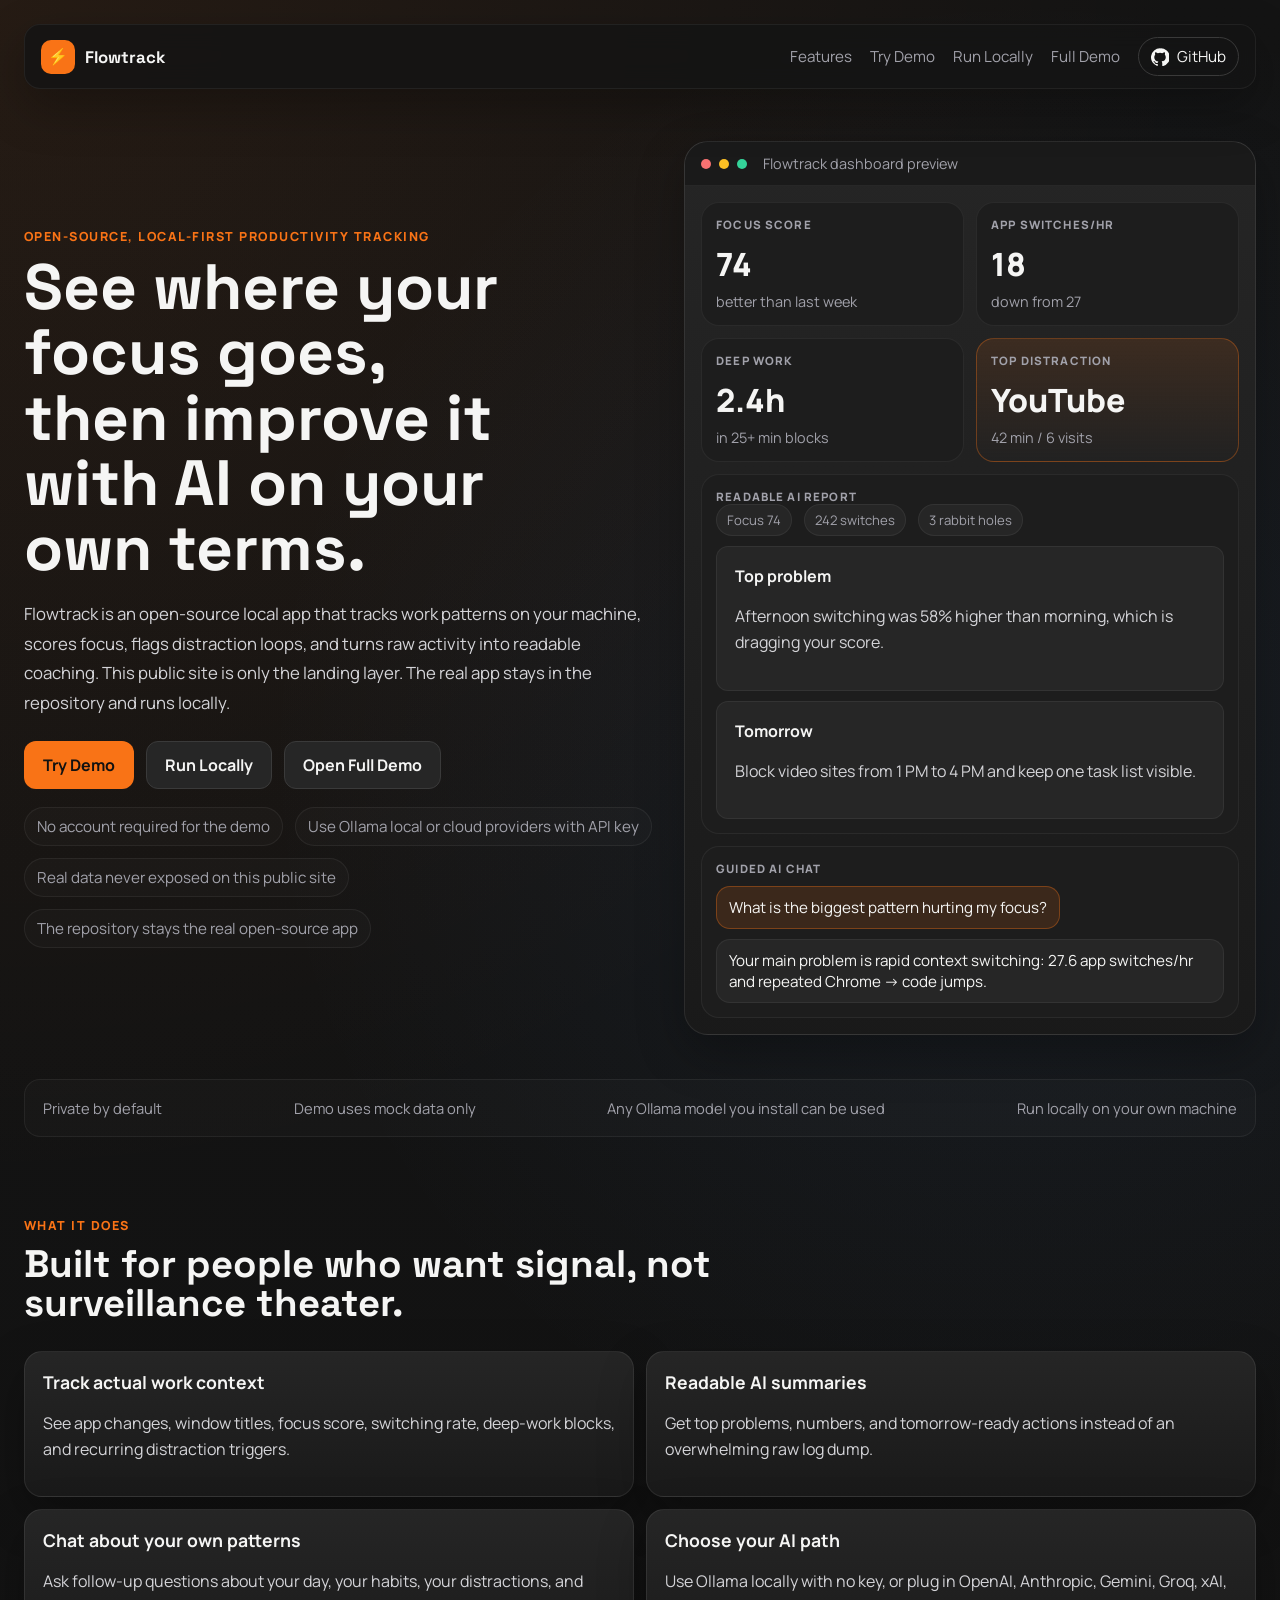
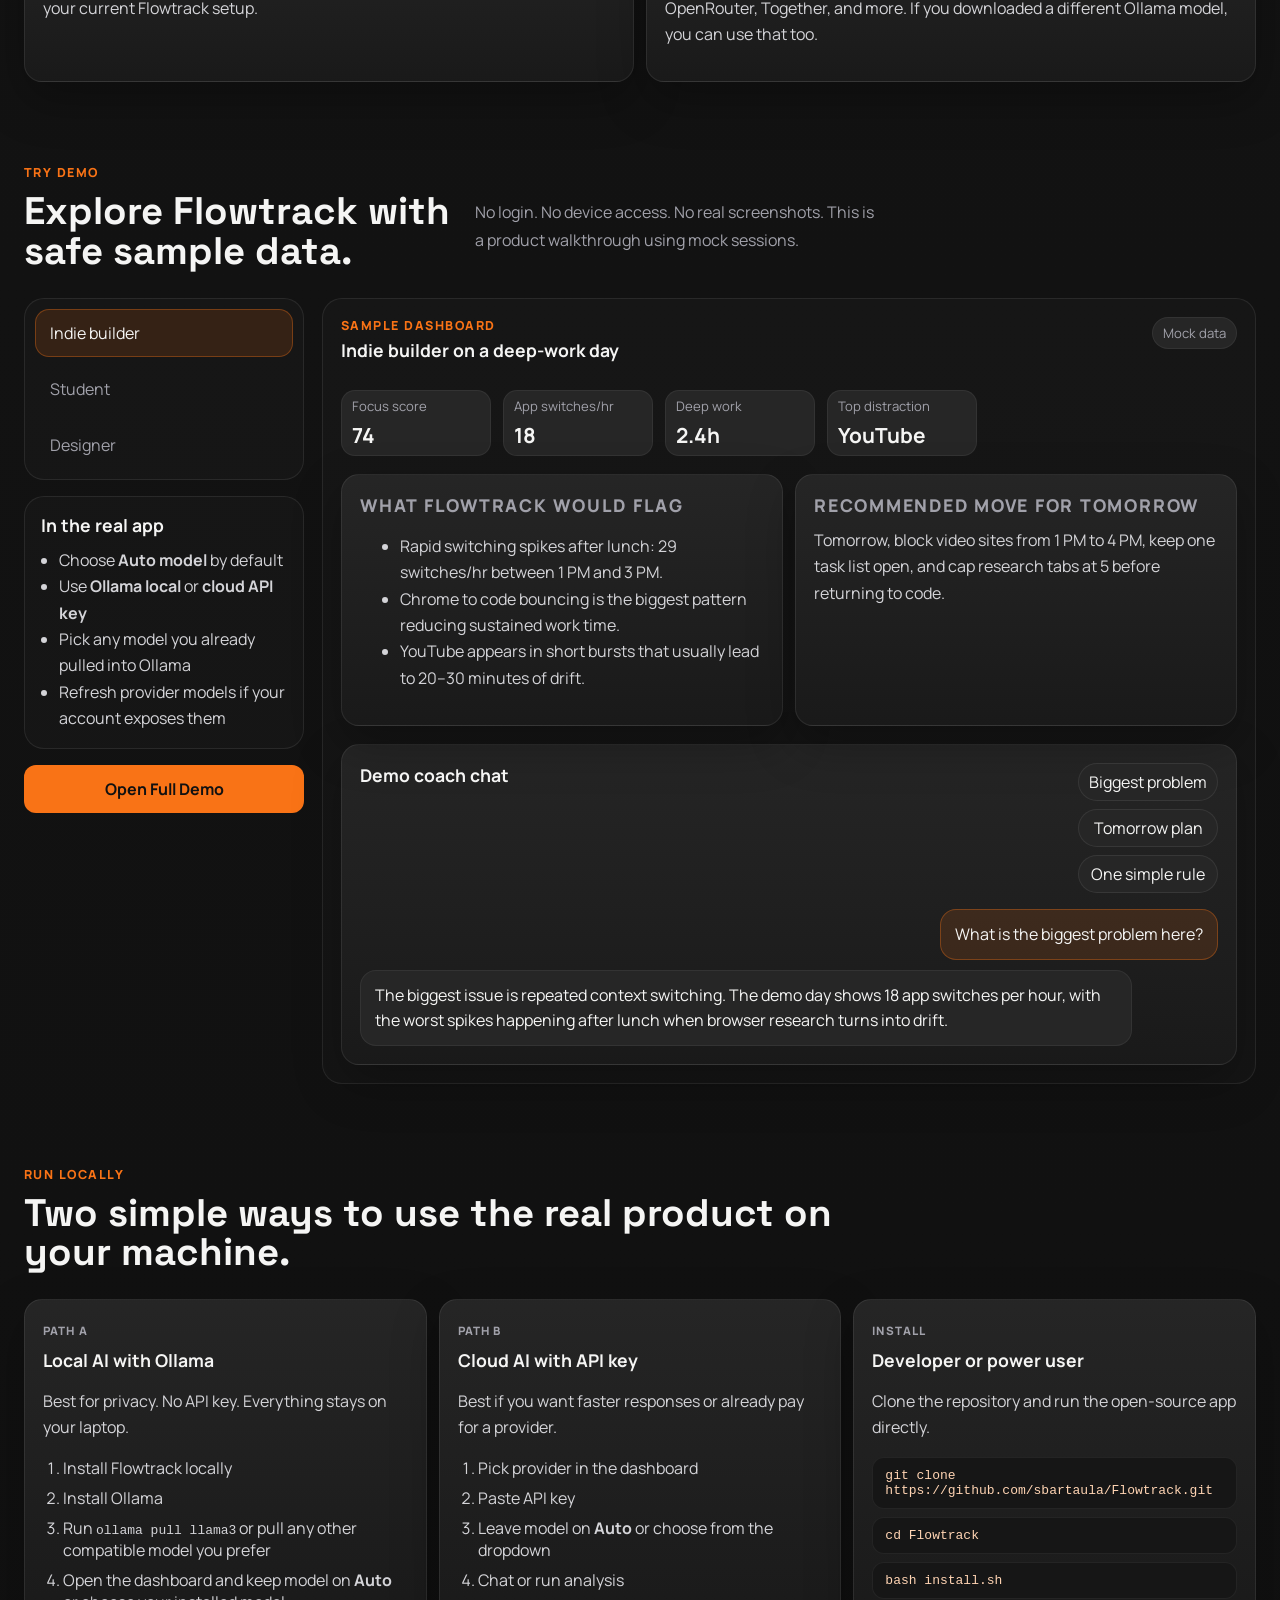
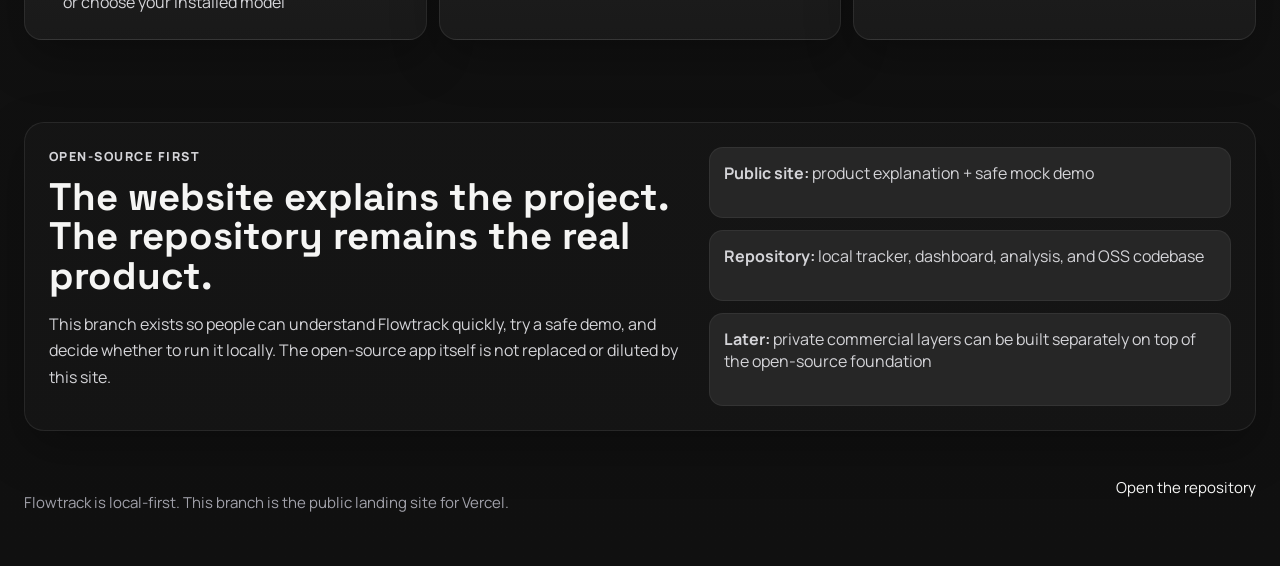
<file: index.html>
<!DOCTYPE html>
<html lang="en">
<head>
  <meta charset="UTF-8">
  <meta name="viewport" content="width=device-width, initial-scale=1.0">
  <title>Flowtrack | Local-first Focus Tracking</title>
  <meta name="description" content="Flowtrack is a local-first focus tracker with an AI dashboard, safe demo mode, and optional Ollama or API-key providers.">
  <meta property="og:title" content="Flowtrack | Local-first Focus Tracking">
  <meta property="og:description" content="Open-source focus tracking with a safe public demo, readable AI reports, and local-first privacy.">
  <meta property="og:type" content="website">
  <meta property="og:image" content="social-preview.png">
  <meta property="og:image:type" content="image/png">
  <meta property="og:image:width" content="1200">
  <meta property="og:image:height" content="630">
  <meta property="og:image:alt" content="Flowtrack dashboard preview with focus score, switching rate, deep-work time, and top distraction metrics.">
  <meta name="twitter:card" content="summary_large_image">
  <meta name="twitter:title" content="Flowtrack | Local-first Focus Tracking">
  <meta name="twitter:description" content="Open-source focus tracking with safe demo data and local-first privacy.">
  <meta name="twitter:image" content="social-preview.png">
  <meta name="twitter:image:alt" content="Flowtrack dashboard preview with focus and productivity metrics.">
  <link rel="icon" type="image/svg+xml" href="favicon.svg">
  <link rel="preconnect" href="https://fonts.googleapis.com">
  <link rel="preconnect" href="https://fonts.gstatic.com" crossorigin>
  <link href="https://fonts.googleapis.com/css2?family=Manrope:wght@400;500;600;700;800&family=Space+Grotesk:wght@500;700&display=swap" rel="stylesheet">
  <link rel="stylesheet" href="styles.css">
</head>
<body>
  <div class="site-shell">
    <header class="topbar">
      <a class="brand" href="#home" aria-label="Flowtrack home">
        <span class="brand-mark">⚡</span>
        <span class="brand-text">Flowtrack</span>
      </a>
      <nav class="nav">
        <a href="#features">Features</a>
        <a href="#demo">Try Demo</a>
        <a href="#local">Run Locally</a>
        <a href="demo.html">Full Demo</a>
        <a class="github-link" href="https://github.com/sbartaula/Flowtrack" target="_blank" rel="noreferrer">
          <svg viewBox="0 0 24 24" aria-hidden="true"><path d="M12 .5a12 12 0 0 0-3.79 23.39c.6.11.82-.26.82-.58v-2.02c-3.34.73-4.04-1.42-4.04-1.42-.55-1.39-1.34-1.75-1.34-1.75-1.09-.75.08-.74.08-.74 1.2.09 1.84 1.24 1.84 1.24 1.08 1.84 2.82 1.31 3.51 1 .11-.78.42-1.31.76-1.61-2.67-.31-5.47-1.33-5.47-5.93 0-1.31.47-2.38 1.24-3.23-.13-.3-.54-1.53.12-3.18 0 0 1.01-.32 3.3 1.23a11.5 11.5 0 0 1 6 0c2.29-1.55 3.3-1.23 3.3-1.23.66 1.65.25 2.88.12 3.18.77.85 1.24 1.92 1.24 3.23 0 4.61-2.81 5.61-5.49 5.92.43.37.82 1.11.82 2.24v3.32c0 .32.22.7.83.58A12 12 0 0 0 12 .5Z"></path></svg>
          <span>GitHub</span>
        </a>
      </nav>
    </header>

    <main id="home">
      <section class="hero">
        <div class="hero-copy">
          <p class="eyebrow">Open-source, local-first productivity tracking</p>
          <h1>See where your focus goes, then improve it with AI on your own terms.</h1>
          <p class="lede">Flowtrack is an open-source local app that tracks work patterns on your machine, scores focus, flags distraction loops, and turns raw activity into readable coaching. This public site is only the landing layer. The real app stays in the repository and runs locally.</p>
          <div class="hero-actions">
            <a class="btn btn-primary" href="#demo">Try Demo</a>
            <a class="btn btn-secondary" href="#local">Run Locally</a>
            <a class="btn btn-secondary" href="demo.html">Open Full Demo</a>
          </div>
          <ul class="hero-points">
            <li>No account required for the demo</li>
            <li>Use Ollama local or cloud providers with API key</li>
            <li>Real data never exposed on this public site</li>
            <li>The repository stays the real open-source app</li>
          </ul>
        </div>
        <div class="hero-visual" aria-label="Mock Flowtrack dashboard preview">
          <div class="browser-frame">
            <div class="browser-chrome">
              <span></span><span></span><span></span>
              <div class="browser-title">Flowtrack dashboard preview</div>
            </div>
            <div class="preview-grid">
              <article class="preview-card metric-card">
                <div class="label">Focus Score</div>
                <div class="value">74</div>
                <div class="sub">better than last week</div>
              </article>
              <article class="preview-card metric-card">
                <div class="label">App Switches/hr</div>
                <div class="value">18</div>
                <div class="sub">down from 27</div>
              </article>
              <article class="preview-card metric-card">
                <div class="label">Deep Work</div>
                <div class="value">2.4h</div>
                <div class="sub">in 25+ min blocks</div>
              </article>
              <article class="preview-card metric-card accent-card">
                <div class="label">Top Distraction</div>
                <div class="value">YouTube</div>
                <div class="sub">42 min / 6 visits</div>
              </article>
              <article class="preview-card report-preview">
                <div class="section-title">Readable AI Report</div>
                <div class="report-chip-row">
                  <span>Focus 74</span>
                  <span>242 switches</span>
                  <span>3 rabbit holes</span>
                </div>
                <div class="report-box">
                  <strong>Top problem</strong>
                  <p>Afternoon switching was 58% higher than morning, which is dragging your score.</p>
                </div>
                <div class="report-box">
                  <strong>Tomorrow</strong>
                  <p>Block video sites from 1 PM to 4 PM and keep one task list visible.</p>
                </div>
              </article>
              <article class="preview-card chat-preview">
                <div class="section-title">Guided AI Chat</div>
                <div class="bubble bubble-user">What is the biggest pattern hurting my focus?</div>
                <div class="bubble bubble-ai">Your main problem is rapid context switching: 27.6 app switches/hr and repeated Chrome → code jumps.</div>
              </article>
            </div>
          </div>
        </div>
      </section>

      <section class="trust-band">
        <div>Private by default</div>
        <div>Demo uses mock data only</div>
        <div>Any Ollama model you install can be used</div>
        <div>Run locally on your own machine</div>
      </section>

      <section id="features" class="section-block">
        <div class="section-head">
          <p class="eyebrow">What it does</p>
          <h2>Built for people who want signal, not surveillance theater.</h2>
        </div>
        <div class="feature-grid">
          <article class="feature-card">
            <h3>Track actual work context</h3>
            <p>See app changes, window titles, focus score, switching rate, deep-work blocks, and recurring distraction triggers.</p>
          </article>
          <article class="feature-card">
            <h3>Readable AI summaries</h3>
            <p>Get top problems, numbers, and tomorrow-ready actions instead of an overwhelming raw log dump.</p>
          </article>
          <article class="feature-card">
            <h3>Chat about your own patterns</h3>
            <p>Ask follow-up questions about your day, your habits, your distractions, and your current Flowtrack setup.</p>
          </article>
          <article class="feature-card">
            <h3>Choose your AI path</h3>
            <p>Use Ollama locally with no key, or plug in OpenAI, Anthropic, Gemini, Groq, xAI, OpenRouter, Together, and more. If you downloaded a different Ollama model, you can use that too.</p>
          </article>
        </div>
      </section>

      <section id="demo" class="section-block demo-section">
        <div class="section-head section-head-split">
          <div>
            <p class="eyebrow">Try demo</p>
            <h2>Explore Flowtrack with safe sample data.</h2>
          </div>
          <p class="section-note">No login. No device access. No real screenshots. This is a product walkthrough using mock sessions.</p>
        </div>
        <div class="demo-layout">
          <aside class="demo-sidebar">
            <div class="persona-list" role="group" aria-label="Choose a demo persona">
              <button class="persona is-active" type="button" data-persona="builder" aria-pressed="true">Indie builder</button>
              <button class="persona" type="button" data-persona="student" aria-pressed="false">Student</button>
              <button class="persona" type="button" data-persona="designer" aria-pressed="false">Designer</button>
            </div>
            <div class="provider-box">
              <h3>In the real app</h3>
              <ul>
                <li>Choose <strong>Auto model</strong> by default</li>
                <li>Use <strong>Ollama local</strong> or <strong>cloud API key</strong></li>
                <li>Pick any model you already pulled into Ollama</li>
                <li>Refresh provider models if your account exposes them</li>
              </ul>
            </div>
            <a class="btn btn-primary demo-sidebar-btn" href="demo.html">Open Full Demo</a>
          </aside>
          <div class="demo-panel">
            <div class="demo-header">
              <div>
                <div class="eyebrow demo-label">Sample dashboard</div>
                <h3 id="demoTitle">Indie builder on a deep-work day</h3>
              </div>
              <span class="demo-badge">Mock data</span>
            </div>
            <div class="demo-metrics" id="demoMetrics"></div>
            <div class="demo-columns">
              <article class="demo-card">
                <h4>What Flowtrack would flag</h4>
                <ul id="demoFindings"></ul>
              </article>
              <article class="demo-card">
                <h4>Recommended move for tomorrow</h4>
                <div id="demoPlan" class="plan-block"></div>
              </article>
            </div>
            <div class="demo-chat-card">
              <div class="demo-chat-head">
                <h4>Demo coach chat</h4>
                <div class="quick-prompts">
                  <button class="mini-btn" type="button" data-prompt="biggest">Biggest problem</button>
                  <button class="mini-btn" type="button" data-prompt="tomorrow">Tomorrow plan</button>
                  <button class="mini-btn" type="button" data-prompt="rule">One simple rule</button>
                </div>
              </div>
              <div class="demo-chat-thread" id="demoChat" aria-live="polite" aria-atomic="true"></div>
            </div>
            <p class="sr-only" id="demoStatus" aria-live="polite" aria-atomic="true"></p>
          </div>
        </div>
      </section>

      <section id="local" class="section-block local-section">
        <div class="section-head">
          <p class="eyebrow">Run locally</p>
          <h2>Two simple ways to use the real product on your machine.</h2>
        </div>
        <div class="path-grid">
          <article class="path-card">
            <div class="path-tag">Path A</div>
            <h3>Local AI with Ollama</h3>
            <p>Best for privacy. No API key. Everything stays on your laptop.</p>
            <ol>
              <li>Install Flowtrack locally</li>
              <li>Install Ollama</li>
              <li>Run <code>ollama pull llama3</code> or pull any other compatible model you prefer</li>
              <li>Open the dashboard and keep model on <strong>Auto</strong> or choose your installed model</li>
            </ol>
          </article>
          <article class="path-card">
            <div class="path-tag">Path B</div>
            <h3>Cloud AI with API key</h3>
            <p>Best if you want faster responses or already pay for a provider.</p>
            <ol>
              <li>Pick provider in the dashboard</li>
              <li>Paste API key</li>
              <li>Leave model on <strong>Auto</strong> or choose from the dropdown</li>
              <li>Chat or run analysis</li>
            </ol>
          </article>
          <article class="path-card">
            <div class="path-tag">Install</div>
            <h3>Developer or power user</h3>
            <p>Clone the repository and run the open-source app directly.</p>
            <div class="code-stack">
              <code>git clone https://github.com/sbartaula/Flowtrack.git</code>
              <code>cd Flowtrack</code>
              <code>bash install.sh</code>
            </div>
          </article>
        </div>
      </section>

      <section class="section-block privacy-section">
        <div class="privacy-card">
          <div>
            <p class="eyebrow">Open-source first</p>
            <h2>The website explains the project. The repository remains the real product.</h2>
            <p>This branch exists so people can understand Flowtrack quickly, try a safe demo, and decide whether to run it locally. The open-source app itself is not replaced or diluted by this site.</p>
          </div>
          <div class="privacy-points">
            <div><strong>Public site:</strong> product explanation + safe mock demo</div>
            <div><strong>Repository:</strong> local tracker, dashboard, analysis, and OSS codebase</div>
            <div><strong>Later:</strong> private commercial layers can be built separately on top of the open-source foundation</div>
          </div>
        </div>
      </section>
    </main>

    <footer class="footer">
      <p>Flowtrack is local-first. This branch is the public landing site for Vercel.</p>
      <a href="https://github.com/sbartaula/Flowtrack" target="_blank" rel="noreferrer">Open the repository</a>
    </footer>
  </div>
  <script src="script.js"></script>
</body>
</html>
</file>
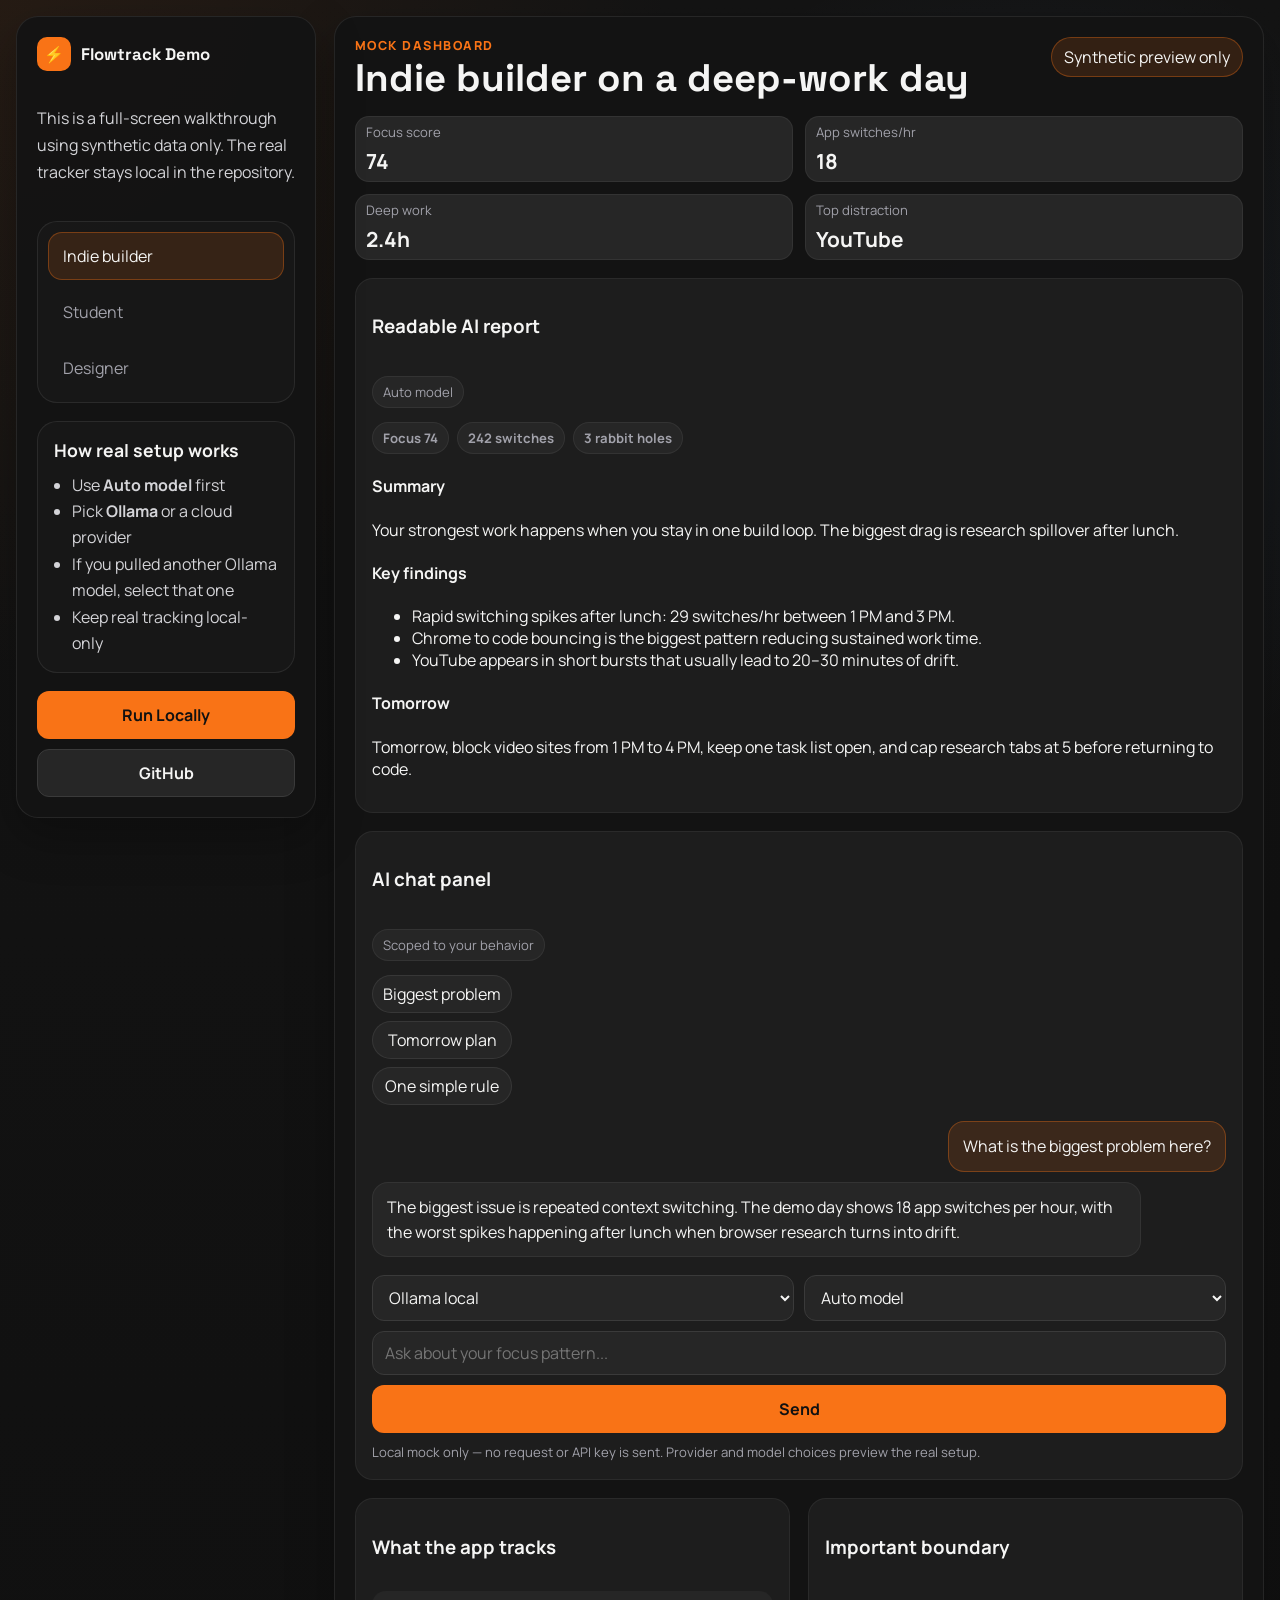
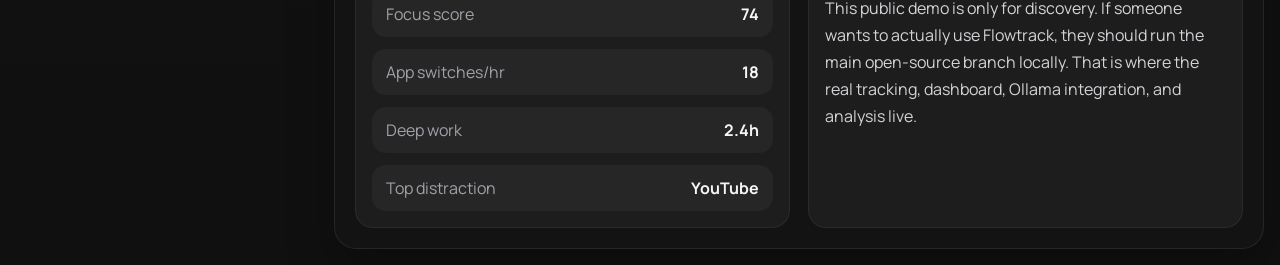
<file: demo.html>
<!DOCTYPE html>
<html lang="en">
<head>
  <meta charset="UTF-8">
  <meta name="viewport" content="width=device-width, initial-scale=1.0">
  <title>Flowtrack Demo | Mock Dashboard</title>
  <meta name="description" content="Full-screen safe mock dashboard for Flowtrack. No real device tracking, screenshots, or private logs.">
  <link rel="icon" type="image/svg+xml" href="favicon.svg">
  <link rel="preconnect" href="https://fonts.googleapis.com">
  <link rel="preconnect" href="https://fonts.gstatic.com" crossorigin>
  <link href="https://fonts.googleapis.com/css2?family=Manrope:wght@400;500;600;700;800&family=Space+Grotesk:wght@500;700&display=swap" rel="stylesheet">
  <link rel="stylesheet" href="styles.css">
</head>
<body class="demo-page">
  <div class="demo-app-shell">
    <aside class="demo-app-sidebar">
      <a class="brand" href="index.html">
        <span class="brand-mark" aria-hidden="true">⚡</span>
        <span class="brand-text">Flowtrack Demo</span>
      </a>
      <p class="sidebar-copy">This is a full-screen walkthrough using synthetic data only. The real tracker stays local in the repository.</p>
      <div class="persona-list" role="group" aria-label="Choose a demo persona">
        <button class="persona is-active" type="button" data-persona="builder" aria-pressed="true">Indie builder</button>
        <button class="persona" type="button" data-persona="student" aria-pressed="false">Student</button>
        <button class="persona" type="button" data-persona="designer" aria-pressed="false">Designer</button>
      </div>
      <div class="provider-box">
        <h3>How real setup works</h3>
        <ul>
          <li>Use <strong>Auto model</strong> first</li>
          <li>Pick <strong>Ollama</strong> or a cloud provider</li>
          <li>If you pulled another Ollama model, select that one</li>
          <li>Keep real tracking local-only</li>
        </ul>
      </div>
      <div class="sidebar-actions">
        <a class="btn btn-primary" href="index.html#local">Run Locally</a>
        <a class="btn btn-secondary" href="https://github.com/sbartaula/Flowtrack" target="_blank" rel="noreferrer">GitHub</a>
      </div>
    </aside>

    <main class="demo-app-main">
      <header class="demo-app-header">
        <div>
          <p class="eyebrow demo-label">Mock dashboard</p>
          <h1 id="demoTitle">Indie builder on a deep-work day</h1>
        </div>
        <div class="demo-app-badge">Synthetic preview only</div>
      </header>

      <section class="demo-app-metrics" id="demoMetrics"></section>

      <section class="demo-app-grid">
        <article class="demo-panel-card">
          <div class="demo-panel-head">
            <h3>Readable AI report</h3>
            <span class="report-chip">Auto model</span>
          </div>
          <div class="report-metrics">
            <span class="report-chip"><strong>Focus 74</strong></span>
            <span class="report-chip"><strong>242 switches</strong></span>
            <span class="report-chip"><strong>3 rabbit holes</strong></span>
          </div>
          <div class="report-card">
            <h4>Summary</h4>
            <p id="demoSummary">Your work quality is strong when you stay inside one execution block, but browser-driven drift starts to win after lunch.</p>
          </div>
          <div class="report-card">
            <h4>Key findings</h4>
            <ul id="demoFindings"></ul>
          </div>
          <div class="report-card">
            <h4>Tomorrow</h4>
            <p id="demoPlan"></p>
          </div>
        </article>

        <article class="demo-panel-card">
          <div class="demo-panel-head">
            <h3>AI chat panel</h3>
            <span class="report-chip">Scoped to your behavior</span>
          </div>
          <div class="demo-chat-head compact-head">
            <div class="quick-prompts">
              <button class="mini-btn" type="button" data-prompt="biggest">Biggest problem</button>
              <button class="mini-btn" type="button" data-prompt="tomorrow">Tomorrow plan</button>
              <button class="mini-btn" type="button" data-prompt="rule">One simple rule</button>
            </div>
          </div>
          <div class="demo-chat-thread" id="demoChat" aria-live="polite" aria-atomic="true"></div>
          <div class="fake-composer" aria-describedby="demoComposerNote">
            <label class="sr-only" for="demoProvider">Example AI provider</label>
            <select id="demoProvider">
              <option>Ollama local</option>
              <option>OpenAI</option>
              <option>Anthropic</option>
              <option>Gemini</option>
              <option>Groq</option>
            </select>
            <label class="sr-only" for="demoModel">Example AI model</label>
            <select id="demoModel">
              <option>Auto model</option>
              <option>llama3</option>
              <option>gemma3</option>
              <option>mistral</option>
            </select>
            <label class="sr-only" for="demoPrompt">Ask the mock focus coach</label>
            <input id="demoPrompt" type="text" placeholder="Ask about your focus pattern..." autocomplete="off">
            <button class="btn btn-primary fake-send" type="button">Send</button>
          </div>
          <p class="composer-note" id="demoComposerNote">Local mock only — no request or API key is sent. Provider and model choices preview the real setup.</p>
        </article>
      </section>

      <section class="demo-app-bottom">
        <article class="demo-panel-card slim-card">
          <div class="demo-panel-head">
            <h3>What the app tracks</h3>
          </div>
          <div class="stat-list">
            <div><span>Focus score</span><strong id="statFocus">74</strong></div>
            <div><span>App switches/hr</span><strong id="statSwitches">18</strong></div>
            <div><span>Deep work</span><strong id="statDeep">2.4h</strong></div>
            <div><span>Top distraction</span><strong id="statDistraction">YouTube</strong></div>
          </div>
        </article>
        <article class="demo-panel-card slim-card">
          <div class="demo-panel-head">
            <h3>Important boundary</h3>
          </div>
          <p class="panel-copy">This public demo is only for discovery. If someone wants to actually use Flowtrack, they should run the main open-source branch locally. That is where the real tracking, dashboard, Ollama integration, and analysis live.</p>
        </article>
      </section>
      <p class="sr-only" id="demoStatus" aria-live="polite" aria-atomic="true"></p>
    </main>
  </div>
  <script src="script.js"></script>
</body>
</html>
</file>
<file: styles.css>
:root {
  --bg: #121212;
  --surface: #1d1d1d;
  --surface-2: #262626;
  --surface-3: #2f2f2f;
  --border: #3a3a3a;
  --text: #f5f5f4;
  --muted: #a1a1aa;
  --accent: #f97316;
  --accent-soft: rgba(249, 115, 22, 0.14);
  --accent-border: rgba(249, 115, 22, 0.34);
  --green: #34d399;
  --blue: #60a5fa;
  --yellow: #fbbf24;
  --shadow: 0 18px 48px rgba(0, 0, 0, 0.28);
}

* { box-sizing: border-box; }
html { scroll-behavior: smooth; }
body {
  margin: 0;
  font-family: 'Manrope', system-ui, sans-serif;
  background:
    radial-gradient(circle at top left, rgba(249, 115, 22, 0.08), transparent 30%),
    radial-gradient(circle at 80% 20%, rgba(96, 165, 250, 0.08), transparent 24%),
    linear-gradient(180deg, #141414 0%, #101010 100%);
  color: var(--text);
}

a { color: inherit; text-decoration: none; }
button, input, select, textarea { font: inherit; }

.sr-only {
  position: absolute;
  width: 1px;
  height: 1px;
  padding: 0;
  margin: -1px;
  overflow: hidden;
  clip: rect(0, 0, 0, 0);
  white-space: nowrap;
  border: 0;
}

.site-shell {
  max-width: 1280px;
  margin: 0 auto;
  padding: 24px;
}

.topbar {
  position: sticky;
  top: 12px;
  z-index: 20;
  display: flex;
  align-items: center;
  justify-content: space-between;
  gap: 18px;
  padding: 12px 16px;
  border: 1px solid rgba(255,255,255,0.06);
  border-radius: 16px;
  background: rgba(20, 20, 20, 0.86);
  backdrop-filter: blur(12px);
  box-shadow: var(--shadow);
}

.brand {
  display: inline-flex;
  align-items: center;
  gap: 10px;
  font-family: 'Space Grotesk', sans-serif;
  font-weight: 700;
}

.brand-mark {
  width: 34px;
  height: 34px;
  display: grid;
  place-items: center;
  border-radius: 10px;
  background: var(--accent);
  color: #111;
}

.brand-text { font-size: 1.05rem; }

.nav {
  display: flex;
  align-items: center;
  gap: 18px;
  color: var(--muted);
  font-size: 0.95rem;
}

.nav a:hover { color: var(--text); }

.github-link {
  display: inline-flex;
  align-items: center;
  gap: 8px;
  padding: 8px 12px;
  border: 1px solid var(--border);
  border-radius: 999px;
  color: var(--text);
}

.github-link svg {
  width: 18px;
  height: 18px;
  fill: currentColor;
}

.hero {
  display: grid;
  grid-template-columns: 1.05fr .95fr;
  gap: 28px;
  align-items: center;
  padding: 52px 0 30px;
}

.eyebrow {
  margin: 0 0 10px;
  color: var(--accent);
  text-transform: uppercase;
  letter-spacing: 0.12em;
  font-size: 0.78rem;
  font-weight: 800;
}

.hero h1,
.section-head h2,
.privacy-card h2 {
  margin: 0;
  font-family: 'Space Grotesk', sans-serif;
  line-height: 1.02;
}

.hero h1 {
  font-size: clamp(2.8rem, 5vw, 5rem);
  max-width: 12ch;
}

.lede {
  max-width: 62ch;
  margin: 18px 0 0;
  color: #d4d4d8;
  font-size: 1.05rem;
  line-height: 1.75;
}

.hero-actions,
.hero-points,
.report-chip-row,
.quick-prompts,
.demo-metrics,
.path-grid,
.feature-grid,
.demo-columns,
.trust-band {
  display: flex;
  flex-wrap: wrap;
  gap: 12px;
}

.hero-actions { margin-top: 24px; }

.btn {
  display: inline-flex;
  align-items: center;
  justify-content: center;
  padding: 12px 18px;
  border-radius: 12px;
  border: 1px solid transparent;
  font-weight: 700;
}

.btn-primary {
  background: var(--accent);
  color: #111;
}

.btn-secondary {
  background: var(--surface-2);
  border-color: var(--border);
}

.btn:hover,
.mini-btn:hover,
.persona:hover,
.github-link:hover {
  transform: translateY(-1px);
  transition: transform .15s ease, border-color .15s ease, background .15s ease;
}

.hero-points {
  list-style: none;
  padding: 0;
  margin: 18px 0 0;
  color: var(--muted);
  font-size: 0.95rem;
}

.hero-points li {
  padding: 8px 12px;
  border: 1px solid rgba(255,255,255,0.06);
  border-radius: 999px;
  background: rgba(255,255,255,0.02);
}

.browser-frame,
.feature-card,
.demo-card,
.demo-chat-card,
.path-card,
.privacy-card {
  background: linear-gradient(180deg, rgba(38,38,38,0.98), rgba(26,26,26,0.98));
  border: 1px solid rgba(255,255,255,0.08);
  box-shadow: var(--shadow);
}

.browser-frame {
  overflow: hidden;
  border-radius: 24px;
}

.browser-chrome {
  display: flex;
  align-items: center;
  gap: 8px;
  padding: 12px 16px;
  background: #1a1a1a;
  border-bottom: 1px solid rgba(255,255,255,0.06);
}

.browser-chrome span {
  width: 10px;
  height: 10px;
  border-radius: 50%;
  background: #52525b;
}

.browser-chrome span:first-child { background: #f87171; }
.browser-chrome span:nth-child(2) { background: #fbbf24; }
.browser-chrome span:nth-child(3) { background: #34d399; }

.browser-title {
  margin-left: 8px;
  color: var(--muted);
  font-size: 0.9rem;
}

.preview-grid {
  display: grid;
  grid-template-columns: repeat(2, minmax(0, 1fr));
  gap: 12px;
  padding: 16px;
}

.preview-card,
.feature-card,
.demo-card,
.demo-chat-card,
.path-card {
  border-radius: 18px;
}

.preview-card {
  padding: 14px;
  background: var(--surface);
  border: 1px solid rgba(255,255,255,0.06);
}

.metric-card .label,
.section-title,
.demo-card h4,
.path-tag {
  color: var(--muted);
  text-transform: uppercase;
  letter-spacing: 0.1em;
  font-size: 0.72rem;
  font-weight: 800;
}

.metric-card .value {
  margin-top: 10px;
  font-size: 2rem;
  font-weight: 800;
}

.metric-card .sub {
  margin-top: 6px;
  color: var(--muted);
  font-size: 0.9rem;
}

.accent-card {
  border-color: var(--accent-border);
  background: linear-gradient(180deg, rgba(249,115,22,0.12), rgba(34,34,34,1));
}

.report-preview,
.chat-preview {
  grid-column: span 2;
}

.report-chip-row span,
.demo-badge,
.demo-metric,
.report-chip {
  padding: 6px 10px;
  border-radius: 999px;
  border: 1px solid rgba(255,255,255,0.06);
  background: var(--surface-2);
  color: var(--muted);
  font-size: 0.82rem;
}

.report-box,
.demo-card,
.demo-chat-card,
.path-card,
.feature-card {
  padding: 18px;
}

.report-box {
  margin-top: 10px;
  border: 1px solid rgba(255,255,255,0.06);
  border-radius: 12px;
  background: var(--surface-2);
}

.report-box p,
.feature-card p,
.path-card p,
.provider-box li,
.provider-box p,
.privacy-card p,
.plan-block,
.demo-card li {
  color: #d4d4d8;
  line-height: 1.65;
}

.bubble {
  display: inline-block;
  margin-top: 10px;
  padding: 10px 12px;
  border-radius: 14px;
  font-size: 0.95rem;
}

.bubble-user {
  background: var(--accent-soft);
  border: 1px solid var(--accent-border);
}

.bubble-ai {
  display: block;
  background: var(--surface-2);
  border: 1px solid rgba(255,255,255,0.06);
}

.trust-band {
  justify-content: space-between;
  margin: 14px 0 8px;
  padding: 18px;
  border: 1px solid rgba(255,255,255,0.06);
  border-radius: 16px;
  background: rgba(255,255,255,0.02);
  color: var(--muted);
  font-size: 0.92rem;
}

.section-block {
  padding: 72px 0 10px;
}

.section-head {
  max-width: 860px;
  margin-bottom: 28px;
}

.section-head h2,
.privacy-card h2 {
  font-size: clamp(2rem, 3vw, 3rem);
}

.section-head-split {
  display: flex;
  justify-content: space-between;
  gap: 20px;
  align-items: end;
}

.section-note {
  max-width: 42ch;
  color: var(--muted);
  line-height: 1.7;
}

.feature-grid {
  display: grid;
  grid-template-columns: repeat(2, minmax(0, 1fr));
}

.feature-card h3,
.path-card h3,
.provider-box h3,
.demo-header h3,
.demo-chat-head h4,
.demo-card h4 {
  margin: 0 0 10px;
  font-size: 1.1rem;
}

.demo-layout {
  display: grid;
  grid-template-columns: 280px 1fr;
  gap: 18px;
}

.demo-sidebar {
  display: flex;
  flex-direction: column;
  gap: 16px;
}

.persona-list,
.provider-box,
.demo-panel,
.privacy-card {
  border-radius: 20px;
  border: 1px solid rgba(255,255,255,0.08);
  background: rgba(255,255,255,0.02);
}

.persona-list {
  padding: 10px;
  display: flex;
  flex-direction: column;
  gap: 8px;
}

.persona {
  width: 100%;
  text-align: left;
  padding: 12px 14px;
  border-radius: 14px;
  border: 1px solid transparent;
  background: transparent;
  color: var(--muted);
  cursor: pointer;
}

.persona.is-active {
  background: var(--accent-soft);
  border-color: var(--accent-border);
  color: var(--text);
}

.provider-box {
  padding: 16px;
}

.demo-sidebar-btn {
  width: 100%;
}

.provider-box ul {
  margin: 10px 0 0;
  padding-left: 18px;
}

.demo-panel {
  padding: 18px;
}

.demo-header,
.demo-chat-head {
  display: flex;
  justify-content: space-between;
  gap: 14px;
  align-items: start;
}

.demo-label { margin-bottom: 4px; }

.demo-metrics { margin-top: 18px; }

.demo-metric {
  min-width: 150px;
  border-radius: 14px;
  background: var(--surface-2);
}

.demo-metric strong {
  display: block;
  margin-top: 6px;
  color: var(--text);
  font-size: 1.3rem;
}

.demo-columns {
  display: grid;
  grid-template-columns: repeat(2, minmax(0, 1fr));
  margin-top: 18px;
}

.demo-chat-card { margin-top: 18px; }

.quick-prompts,
.code-stack {
  display: flex;
  flex-direction: column;
  gap: 8px;
}

.mini-btn {
  padding: 7px 10px;
  border-radius: 999px;
  border: 1px solid rgba(255,255,255,0.08);
  background: var(--surface-2);
  color: var(--text);
  cursor: pointer;
}

.demo-chat-thread {
  margin-top: 16px;
  display: flex;
  flex-direction: column;
  gap: 10px;
}

.demo-msg {
  max-width: 90%;
  padding: 12px 14px;
  border-radius: 16px;
  border: 1px solid rgba(255,255,255,0.06);
  line-height: 1.55;
}

.demo-msg.user {
  align-self: flex-end;
  background: var(--accent-soft);
  border-color: var(--accent-border);
}

.demo-msg.ai {
  align-self: flex-start;
  background: var(--surface-2);
}

.path-grid {
  display: grid;
  grid-template-columns: repeat(3, minmax(0, 1fr));
}

.path-tag {
  display: inline-block;
  margin-bottom: 10px;
}

.path-card ol {
  margin: 12px 0 0;
  padding-left: 20px;
  color: #d4d4d8;
}

.path-card li { margin: 8px 0; }

.code-stack code {
  display: block;
  padding: 10px 12px;
  border-radius: 12px;
  background: #161616;
  border: 1px solid rgba(255,255,255,0.06);
  color: #ffd4b3;
  overflow-x: auto;
}

.privacy-card {
  display: grid;
  grid-template-columns: 1.1fr .9fr;
  gap: 22px;
  padding: 24px;
}

.privacy-points {
  display: grid;
  gap: 12px;
}

.privacy-points > div {
  padding: 14px;
  border-radius: 14px;
  background: var(--surface-2);
  border: 1px solid rgba(255,255,255,0.06);
  color: #d4d4d8;
}

.footer {
  display: flex;
  justify-content: space-between;
  gap: 20px;
  padding: 36px 0 14px;
  color: var(--muted);
  font-size: 0.94rem;
}

.footer a { color: var(--text); }

.demo-page {
  min-height: 100vh;
}

.demo-app-shell {
  max-width: 1480px;
  margin: 0 auto;
  padding: 18px;
  display: grid;
  grid-template-columns: 320px 1fr;
  gap: 18px;
}

.demo-app-sidebar,
.demo-app-main {
  border: 1px solid rgba(255,255,255,0.08);
  border-radius: 22px;
  background: rgba(20,20,20,0.94);
  box-shadow: var(--shadow);
}

.demo-app-sidebar {
  padding: 20px;
  display: flex;
  flex-direction: column;
  gap: 18px;
  position: sticky;
  top: 16px;
  height: fit-content;
}

.sidebar-copy,
.panel-copy {
  color: #d4d4d8;
  line-height: 1.7;
}

.sidebar-actions {
  display: flex;
  flex-direction: column;
  gap: 10px;
}

.demo-app-main {
  padding: 22px;
}

.demo-app-header,
.demo-panel-head {
  display: flex;
  justify-content: space-between;
  gap: 18px;
  align-items: start;
}

.demo-app-header h1 {
  margin: 0;
  font-family: 'Space Grotesk', sans-serif;
  font-size: clamp(2rem, 3.2vw, 3.4rem);
  line-height: 1.03;
}

.demo-app-badge {
  padding: 8px 12px;
  border-radius: 999px;
  background: var(--accent-soft);
  border: 1px solid var(--accent-border);
  color: var(--text);
  white-space: nowrap;
}

.demo-app-metrics {
  display: grid;
  grid-template-columns: repeat(4, minmax(0, 1fr));
  gap: 12px;
  margin-top: 18px;
}

.demo-app-grid {
  display: grid;
  grid-template-columns: 1.1fr .9fr;
  gap: 18px;
  margin-top: 18px;
}

.demo-panel-card {
  padding: 18px;
  border-radius: 18px;
  background: var(--surface);
  border: 1px solid rgba(255,255,255,0.06);
}

.report-metrics {
  display: flex;
  flex-wrap: wrap;
  gap: 8px;
  margin: 14px 0 6px;
}

.demo-panel-head .report-chip,
.report-metrics .report-chip {
  white-space: nowrap;
}

.demo-panel-head .report-chip {
  flex-shrink: 0;
}

.compact-head {
  margin-top: 14px;
}

.fake-composer {
  margin-top: 18px;
  display: grid;
  grid-template-columns: 180px 180px 1fr 100px;
  gap: 10px;
}

.fake-composer select,
.fake-composer input {
  background: var(--surface-2);
  border: 1px solid var(--border);
  color: var(--text);
  border-radius: 12px;
  padding: 10px 12px;
}

.fake-send {
  width: 100%;
}

.composer-note {
  margin: 10px 0 0;
  color: var(--muted);
  font-size: 0.82rem;
  line-height: 1.5;
}

.demo-app-bottom {
  display: grid;
  grid-template-columns: 1fr 1fr;
  gap: 18px;
  margin-top: 18px;
}

.slim-card {
  min-height: 220px;
}

.stat-list {
  display: grid;
  gap: 12px;
  margin-top: 12px;
}

.stat-list div {
  display: flex;
  justify-content: space-between;
  gap: 16px;
  padding: 12px 14px;
  border-radius: 14px;
  background: var(--surface-2);
  color: var(--muted);
}

.stat-list strong {
  color: var(--text);
}

@media (max-width: 1440px) {
  .demo-app-shell {
    grid-template-columns: 300px 1fr;
    padding: 16px;
  }

  .demo-app-main {
    padding: 20px;
  }

  .demo-app-header h1 {
    font-size: clamp(1.9rem, 3vw, 3rem);
  }
}

@media (max-width: 1320px) {
  .demo-app-grid {
    grid-template-columns: 1fr;
  }

  .demo-panel-head {
    flex-direction: column;
    align-items: flex-start;
  }

  .demo-app-metrics {
    grid-template-columns: repeat(2, minmax(0, 1fr));
  }

  .demo-panel-card {
    padding: 16px;
  }

  .fake-composer {
    grid-template-columns: 1fr 1fr;
  }

  .fake-composer input {
    grid-column: 1 / -1;
  }

  .fake-send {
    grid-column: 1 / -1;
  }
}

@media (max-width: 1100px) {
  .hero,
  .demo-layout,
  .privacy-card {
    grid-template-columns: minmax(0, 1fr);
  }

  .path-grid,
  .feature-grid,
  .demo-columns {
    grid-template-columns: minmax(0, 1fr);
  }

  .demo-app-shell,
  .demo-app-grid,
  .demo-app-bottom {
    grid-template-columns: minmax(0, 1fr);
  }

  .demo-app-sidebar {
    position: static;
  }

  .demo-app-metrics {
    grid-template-columns: repeat(2, minmax(0, 1fr));
  }
}

@media (max-width: 720px) {
  .site-shell { padding: 16px; }
  .topbar,
  .section-head-split,
  .trust-band,
  .footer {
    flex-direction: column;
    align-items: start;
  }
  .topbar {
    position: static;
  }
  .nav {
    width: 100%;
    flex-wrap: wrap;
    gap: 10px 14px;
  }
  .preview-grid { grid-template-columns: 1fr; }
  .report-preview,
  .chat-preview { grid-column: auto; }
  .demo-app-shell { padding: 12px; }
  .demo-app-sidebar {
    gap: 12px;
    padding: 16px;
  }
  .demo-app-sidebar .sidebar-copy,
  .demo-app-sidebar .provider-box {
    display: none;
  }
  .demo-app-sidebar .persona-list {
    flex-direction: row;
    overflow-x: auto;
  }
  .demo-app-sidebar .persona {
    flex: 1 0 auto;
    width: auto;
    min-width: 96px;
    text-align: center;
  }
  .demo-app-sidebar .sidebar-actions {
    flex-direction: row;
  }
  .demo-app-sidebar .sidebar-actions .btn {
    flex: 1;
  }
  .fake-composer,
  .demo-app-metrics {
    grid-template-columns: 1fr;
  }
}

@media (prefers-reduced-motion: reduce) {
  html { scroll-behavior: auto; }
  *,
  *::before,
  *::after {
    animation-duration: 0.01ms !important;
    animation-iteration-count: 1 !important;
    transition-duration: 0.01ms !important;
    scroll-behavior: auto !important;
  }
}
</file>
